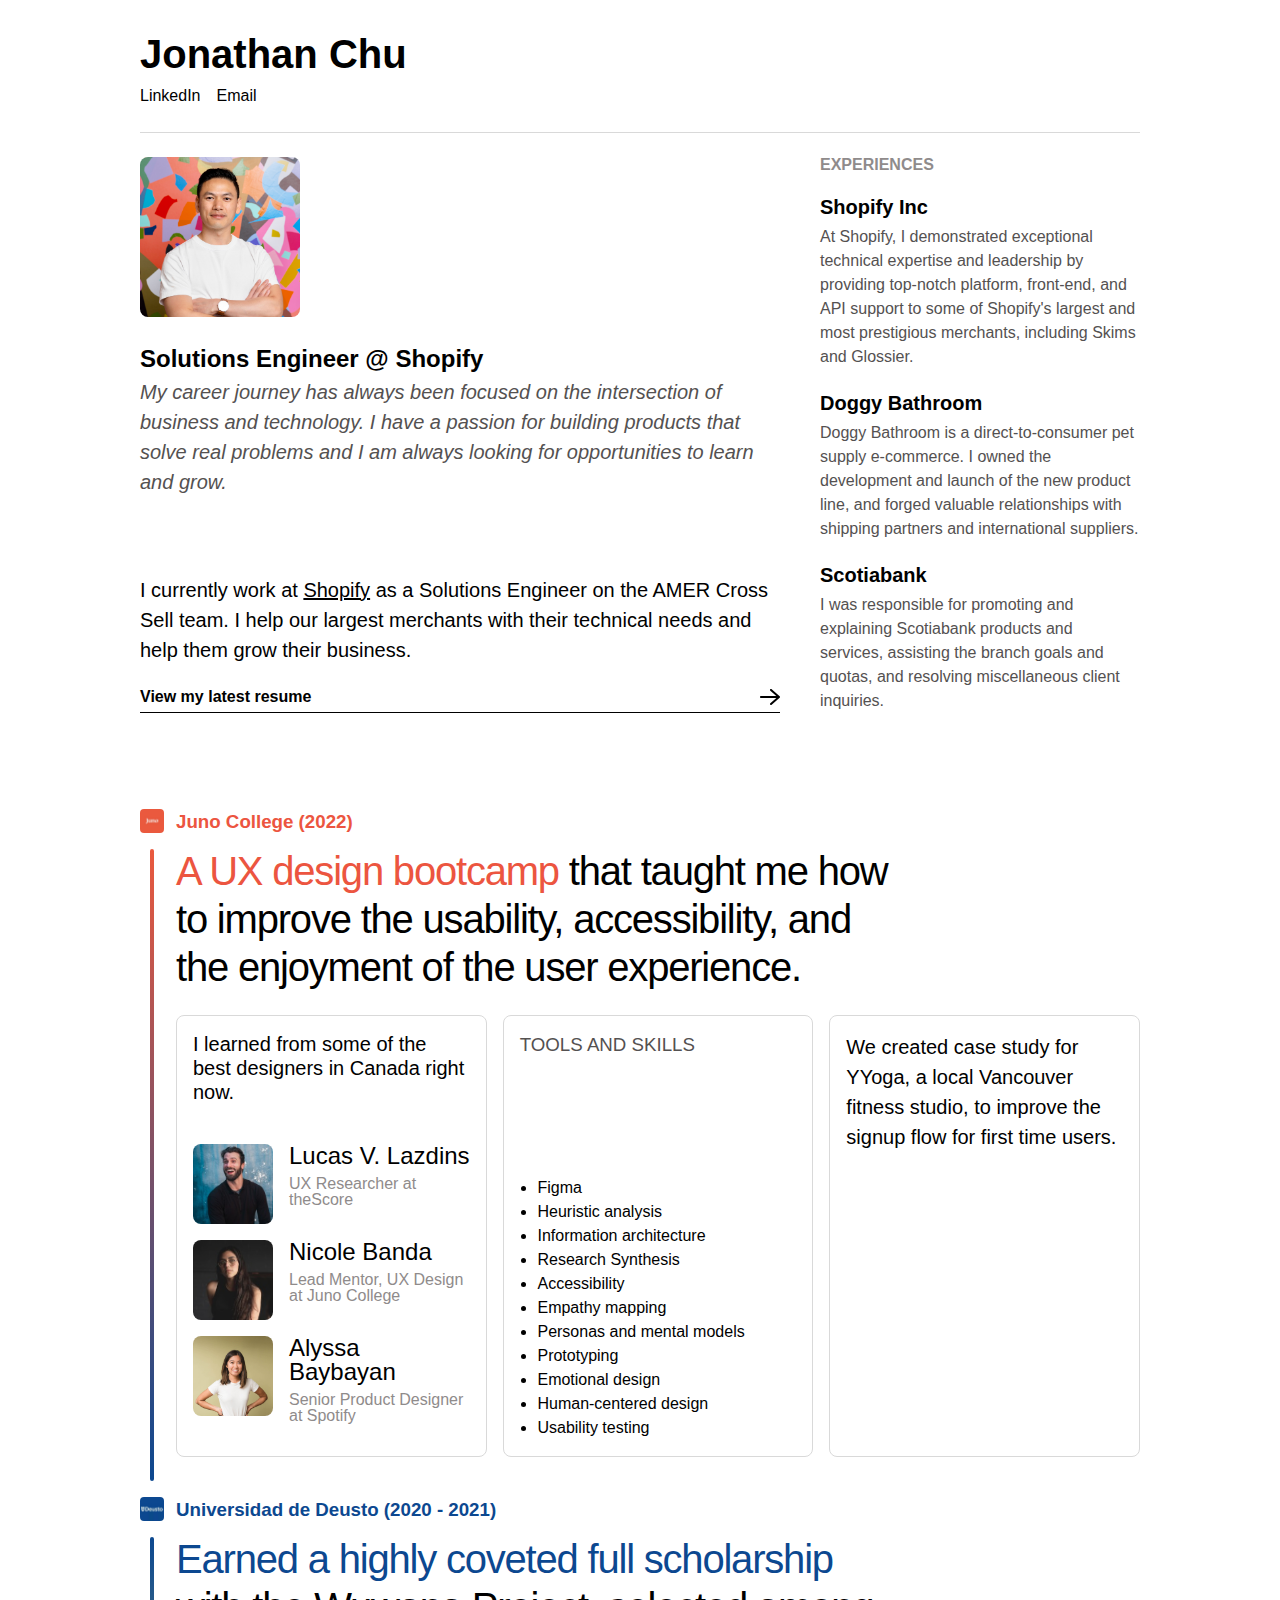
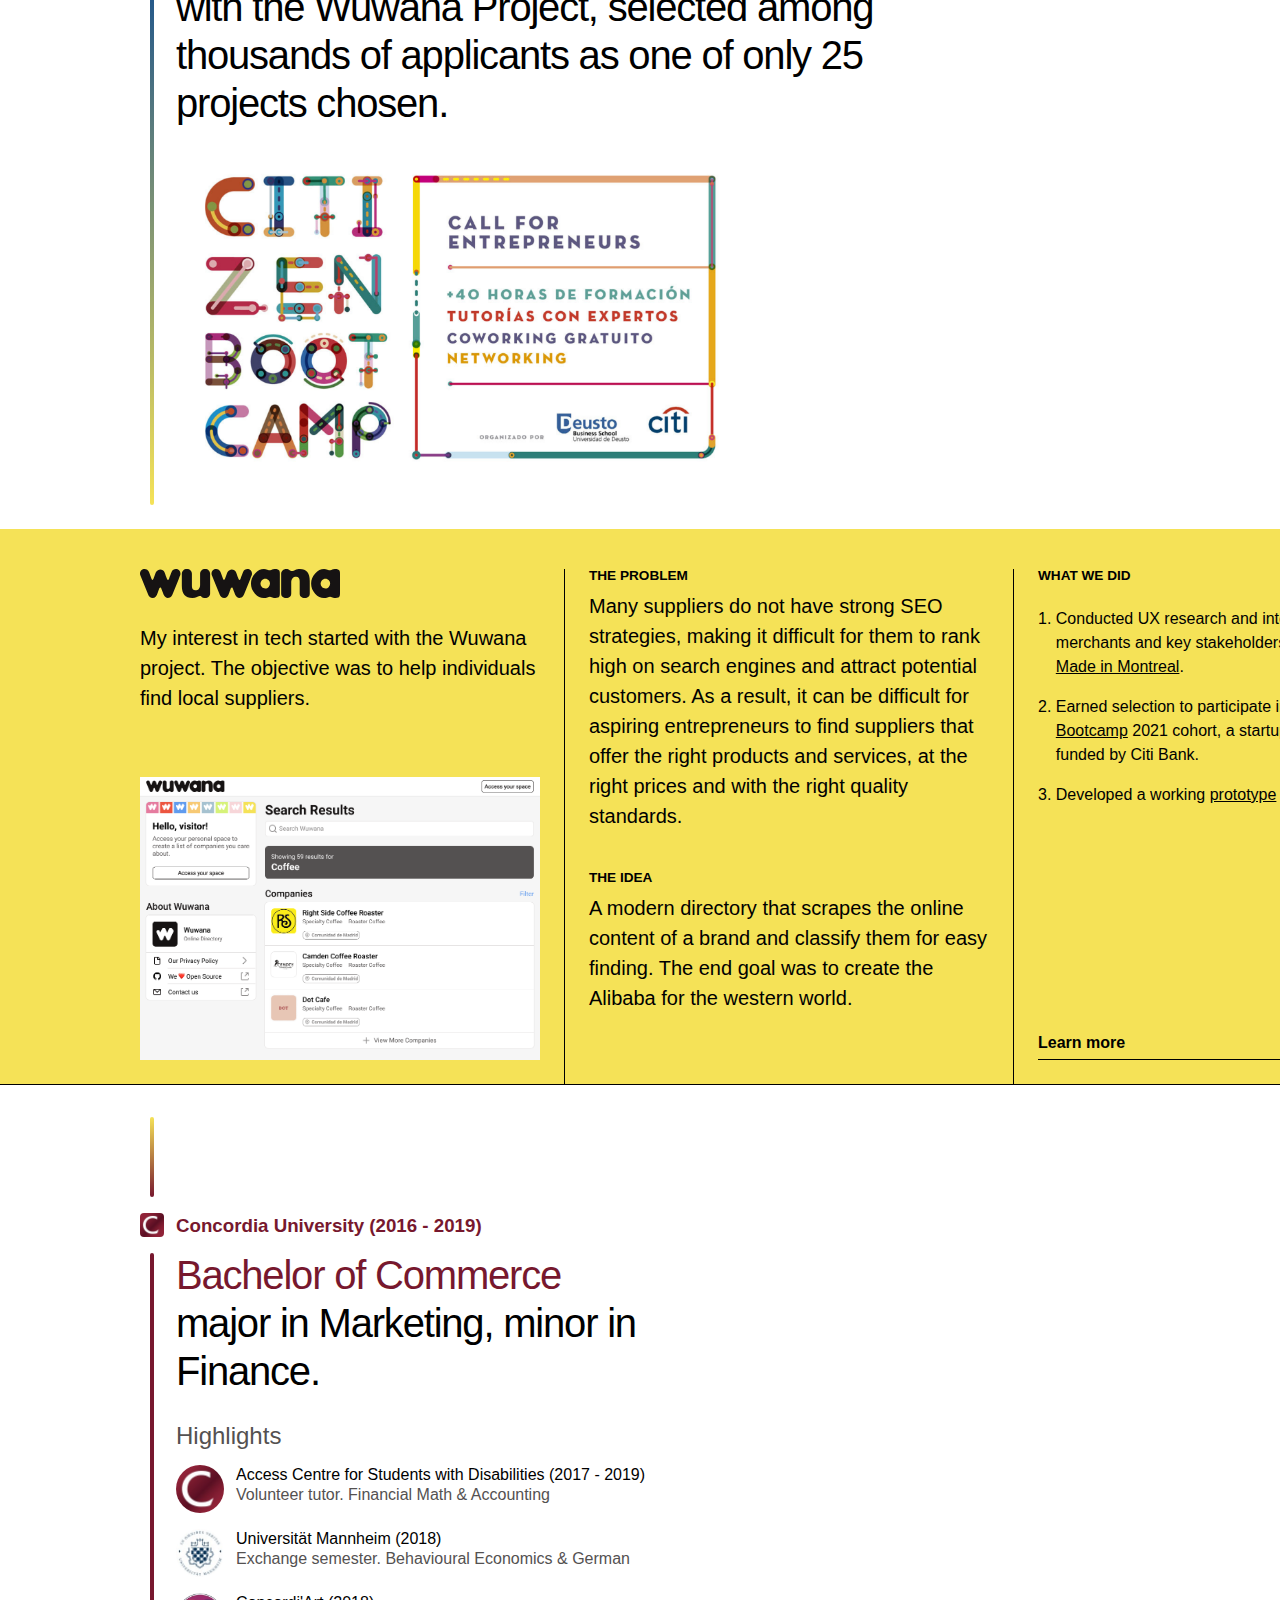
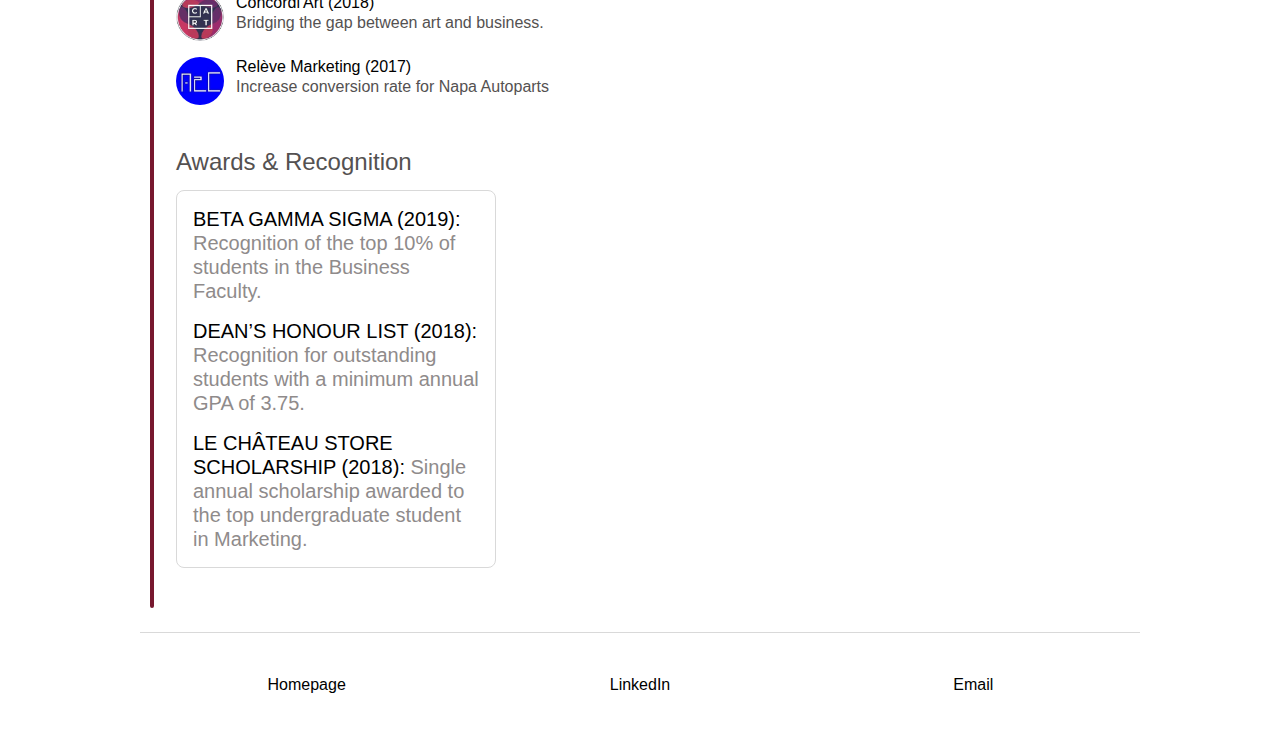
<file: index.html>
<!DOCTYPE html>
<html lang="en">
  <head>
    <title>levogirar</title>
    <!-- Meta tags -->
    <meta charset="utf-8">
    <meta name="viewport" content="width=device-width,initial-scale=1">
    <meta name="title" content="levogirar">
    <meta name="description" content="Jonathan's personal website">
    <!-- Open Graph -->
    <meta property="og:site_name" content="levogirar" />
    <meta property="og:title" content="levogirar.com" />
    <meta property="og:description" content="Jonathan's personal website" />
    <meta property="og:type" content="website" />
    <meta property="og:url" content="https://levogirar.com" />
    <meta property="og:image" content="/assets/webste-cover.png" />
    <meta property="og:image:type" content="image/jpg" />
    <!-- End of Open Graph -->
    <!-- Twitter Card -->
    <meta name="twitter:card" content="summary_large_image" /> <meta name="twitter:site" content="@levogirar" />
    <meta name="twitter:title" content="Levogirar" />
    <meta name="twitter:description" content="Jonathan's personal website" />
    <meta name="twitter:image" content="https://levogirar.github.io/assets/website-cover.png" />
    <!-- <meta name="twitter:image:alt" content="A picture of Jonathan Chu in Faro Cabo Peñas" /> -->
    <!-- End of Twitter Card -->
    <!-- Favicon -->
    <link
      rel="icon"
      type="image/png"
      href="/assets/favicon/16.png"
      sizes="16x16"> <link
      rel="icon"
      type="image/png"
      href="/assets/favicon/32.png"
      sizes="32x32">
    <link
      rel="icon"
      type="image/png"
      href="/assets/favicon/48.png"
      sizes="48x48">
    <link
      rel="icon"
      type="image/png"
      href="/assets/favicon/64.png"
      sizes="64x64">
    <link
      rel="icon"
      type="image/png"
      href="/assets/favicon/96.png"
      sizes="96x96">
    <link
      rel="icon"
      type="image/png"
      href="/assets/favicon/160.png"
      sizes="160x160">
    <link
      rel="icon"
      type="image/png"
      href="/assets/favicon/196.png"
      sizes="196x196">
    <link
      rel="apple-touch-icon"
      href="/assets/favicon/57.png"
      sizes="57x57">
    <link
      rel="apple-touch-icon"
      href="/assets/favicon/60.png"
      sizes="60x60">
    <link
      rel="apple-touch-icon"
      href="/assets/favicon/72.png"
      sizes="72x72">
    <link
      rel="apple-touch-icon"
      href="/assets/favicon/76.png"
      sizes="76x76">
    <link
      rel="apple-touch-icon"
      href="/assets/favicon/114.png"
      sizes="114x114">
    <link
      rel="apple-touch-icon"
      href="/assets/favicon/120.png"
      sizes="120x120">
    <link
      rel="apple-touch-icon"
      href="/assets/favicon/144.png"
      sizes="144x144">
    <link
      rel="apple-touch-icon"
      href="/assets/favicon/152.png"
      sizes="152x152">
    <link
      rel="apple-touch-icon"
      href="/assets/favicon/180.png"
      sizes="180x180">
    <link
      rel="stylesheet"
      type="text/css"
      href="/style.css">
    <script src="/scripts.js"></script>
  </head>
  <body>
    <header>
      <div class="wrapper">
        <a class="header-title" href="/">Jonathan Chu</a>
        <ul>
          <li><a href="https://www.linkedin.com/in/jonathanchulo" target="_blank" rel="noopener">LinkedIn</a></li>
          <li><a href="mailto:jonathan.chulo@icloud.com">Email</a></li>
        </ul>
      </div>
    </header>
    <div class="grid-container">
      <section class="welcome">
        <div>
          <img src="/assets/profile.jpg" alt="a picture of Jonathan Chu Lo">
          <h2>Solutions Engineer @ Shopify</h2>
          <p class="welcome__subtitle">
            My career journey has always been focused on the intersection of business and technology. I have a passion for building products that solve real problems and I am always looking for opportunities to learn and grow.
          </p>
        </div>
        <div>
          <p>
            I currently work at
            <a
              href="https://www.shopify.com"
              target="_blank"
              rel="noopener">Shopify</a>
            as a Solutions Engineer on the AMER Cross Sell team. I help our largest merchants with their technical needs and help them grow their business.
          </p>
          <a
            href="/assets/chu-jonathan-resume.pdf"
            target="_blank"
            class="action-button">
            <span>View my latest resume</span>
            <svg
              width="20"
              height="17"
              viewBox="0 0 20 17"
              fill="none"
              xmlns="http://www.w3.org/2000/svg">
              <path d="M0.999989 10L16.339 10L10.342 15.246C10.1439 15.421 10.0231 15.6673 10.006 15.931C9.98892 16.1948 10.077 16.4546 10.2509 16.6536C10.4248 16.8526 10.6705 16.9747 10.9341 16.9932C11.1978 17.0116 11.4581 16.9249 11.658 16.752L19.658 9.75202C19.666 9.74502 19.669 9.73402 19.677 9.72702C19.7479 9.65657 19.8076 9.57563 19.854 9.48702C19.872 9.45702 19.899 9.43302 19.913 9.40002C19.9699 9.27399 19.9993 9.13729 19.9993 8.99902C19.9993 8.86075 19.9699 8.72406 19.913 8.59802C19.899 8.56502 19.872 8.54102 19.854 8.51002C19.804 8.42302 19.75 8.34002 19.677 8.27102C19.669 8.26402 19.666 8.25302 19.658 8.24602L11.658 1.24602C11.5593 1.15912 11.4445 1.09261 11.32 1.05032C11.1955 1.00803 11.0639 0.990805 10.9327 0.999636C10.8015 1.00847 10.6734 1.04318 10.5557 1.10177C10.438 1.16037 10.3331 1.24168 10.247 1.34102C10.0725 1.54073 9.98445 1.80159 10.0023 2.0662C10.0201 2.33081 10.1423 2.57751 10.342 2.75202L16.339 8.00002L0.999989 8.00002C0.734772 8.00002 0.480417 8.10538 0.292881 8.29292C0.105345 8.48045 -1.14441e-05 8.73481 -1.14441e-05 9.00002C-1.14441e-05 9.26524 0.105345 9.51959 0.292881 9.70713C0.480417 9.89467 0.734772 10 0.999989 10Z" fill="black" />
            </svg>
          </a>
        </div>
      </section>
      <section class="previous-jobs">
        <h2>Experiences</h2>
        <div>
          <h3>Shopify Inc</h3>
          <p>
            At Shopify, I demonstrated exceptional technical expertise and leadership by providing top-notch platform, front-end, and API support to some of Shopify's largest and most prestigious merchants, including Skims and Glossier.
          </p>
        </div>
        <div>
          <h3>Doggy Bathroom</h3>
            <p>
                Doggy Bathroom is a direct-to-consumer pet supply e-commerce. I owned the development and launch of the new product line, and forged valuable relationships with shipping partners and international suppliers.
            </p>
        </div>
        <div>
          <h3>Scotiabank</h3>
            <p>
              I was responsible for promoting and explaining Scotiabank products and services, assisting the branch goals and quotas, and resolving miscellaneous client inquiries.
            </p>
        </div>
      </section>
    </div>
    <section class="education">
      <div class="wrapper">
        <div class="education-content">
          <div class="education-line">
            <img src="/assets/education/juno-college.jpeg">
            <div class="education-line line" style="background: linear-gradient(#EA593E, #0C4890)" ></div>
          </div>
          <div class="education-text">
            <h3 class="red">Juno College (2022)</h3>
            <h2>
              <em class="red">A UX design bootcamp</em> that taught me how to improve the usability, accessibility, and the enjoyment of the user experience.
            </h2>
            <div class="education-cards">
              <div class="education-card education-instructors">
                <div>
                  <p class="education-instructors-text">
                    I learned from some of the best designers in Canada right now. 
                  </p>
                </div>
                <a
                  href="https://www.linkedin.com/in/lucaslazdins/"
                  target="_blank"
                  class="education-instructor">
                  <img src="/assets/education/lucas-lazdins.jpeg">
                  <div>
                    <h4>Lucas V. Lazdins</h4>
                    <p>UX Researcher at theScore</p>
                  </div>
                </a>
                <a 
                  href="https://www.linkedin.com/in/nicolebanda/" 
                  target="_blank"
                  class="education-instructor">
                  <img src="/assets/education/nicole-banda.jpeg">
                  <div>
                    <h4>Nicole Banda</h4>
                    <p>Lead Mentor, UX Design at Juno College</p>
                  </div>
                </a>
                <a
                  href="https://www.linkedin.com/in/alyssabaybayan/
                  target="_blank"
                  class="education-instructor">
                  <img src="/assets/education/alyssa-baybayan.jpeg">
                  <div>
                    <h4>Alyssa Baybayan</h4>
                    <p>Senior Product Designer at Spotify</p>
                  </div>
                </a>
              </div>
              <div class="education-card">
                <h3>Tools and Skills</h3>
                <ul>
                  <li>Figma</li>
                  <li>Heuristic analysis</li>
                  <li>Information architecture</li>
                  <li>Research Synthesis</li>
                  <li>Accessibility</li>
                  <li>Empathy mapping</li>
                  <li>Personas and mental models</li>
                  <li>Prototyping</li>
                  <li>Emotional design</li>
                  <li>Human-centered design</li>
                  <li>Usability testing</li>
                </ul>
              </div>
              <div class="education-card"">
                <p>
                  We created case study for YYoga, a local Vancouver fitness studio, to improve the signup flow for first time users.
                </p>
                <!-- <a
                  href="/"
                  target="_blank"
                  class="action-button">
                    <span>Read the YYoga project</span>
                    <svg
                    width="20"
                    height="17"
                    viewBox="0 0 20 17"
                    fill="none"
                    xmlns="http://www.w3.org/2000/svg">
                    <path d="M0.999989 10L16.339 10L10.342 15.246C10.1439 15.421 10.0231 15.6673 10.006 15.931C9.98892 16.1948 10.077 16.4546 10.2509 16.6536C10.4248 16.8526 10.6705 16.9747 10.9341 16.9932C11.1978 17.0116 11.4581 16.9249 11.658 16.752L19.658 9.75202C19.666 9.74502 19.669 9.73402 19.677 9.72702C19.7479 9.65657 19.8076 9.57563 19.854 9.48702C19.872 9.45702 19.899 9.43302 19.913 9.40002C19.9699 9.27399 19.9993 9.13729 19.9993 8.99902C19.9993 8.86075 19.9699 8.72406 19.913 8.59802C19.899 8.56502 19.872 8.54102 19.854 8.51002C19.804 8.42302 19.75 8.34002 19.677 8.27102C19.669 8.26402 19.666 8.25302 19.658 8.24602L11.658 1.24602C11.5593 1.15912 11.4445 1.09261 11.32 1.05032C11.1955 1.00803 11.0639 0.990805 10.9327 0.999636C10.8015 1.00847 10.6734 1.04318 10.5557 1.10177C10.438 1.16037 10.3331 1.24168 10.247 1.34102C10.0725 1.54073 9.98445 1.80159 10.0023 2.0662C10.0201 2.33081 10.1423 2.57751 10.342 2.75202L16.339 8.00002L0.999989 8.00002C0.734772 8.00002 0.480417 8.10538 0.292881 8.29292C0.105345 8.48045 -1.14441e-05 8.73481 -1.14441e-05 9.00002C-1.14441e-05 9.26524 0.105345 9.51959 0.292881 9.70713C0.480417 9.89467 0.734772 10 0.999989 10Z" fill="black" />
                  </svg>
                </a> -->
              </div>
            </div>
            
          </div>
        </div>
        <div class="education-content">
          <div class="education-line">
            <img src="/assets/education/deusto.jpeg">
            <div class="education-line line" style="background: linear-gradient(#0C4890, var(--yellow))" ></div>
          </div>
          <div class="education-text">
            <h3 style="color: #0C4890;">Universidad de Deusto (2020 - 2021)</h3>
            <h2>
              <em style="color: #0C4890;">Earned a highly coveted full scholarship</em> with the Wuwana Project, selected among thousands of applicants as one of only 25 projects chosen.
            </h2>
            <img src="/assets/education/citizen-bootcamp.png">
            <br>
          </div>
        </div>
      </div>
    </section>
    <section class="wuwana">
      <div class="wrapper">
          <div class="wuwana-section">
            <svg width="200" height="30" viewBox="0 0 200 30" fill="none" xmlns="http://www.w3.org/2000/svg">
              <path d="M134.652 0.0541971C136.061 0.0541971 137.09 0.162592 137.795 0.379384C138.499 0.596175 138.987 0.975562 139.258 1.51754C139.529 2.05952 139.691 2.5473 139.745 2.98088C139.8 3.41447 139.854 4.06484 139.854 4.87781V24.2265C139.854 25.0936 139.8 25.6898 139.745 26.1234C139.691 26.557 139.529 27.0448 139.258 27.5867C138.77 28.5623 137.524 29.0501 135.519 29.0501C133.568 29.0501 130.75 27.6409 129.938 27.6409C128.258 27.6409 126.795 29.0501 123.706 29.0501C120.564 29.0501 117.638 27.5867 114.982 24.66C112.273 21.7334 110.973 18.3731 110.973 14.525C110.973 10.677 112.327 7.31672 115.037 4.39003C117.746 1.51754 120.672 0 123.923 0C125.169 0 126.307 0.270989 127.283 0.704572C128.312 1.13816 129.396 1.19235 129.992 1.19235C132.105 1.24655 131.997 0.0541971 134.652 0.0541971ZM120.455 14.6334C120.455 15.8258 120.943 16.9639 121.864 17.9395C122.785 18.9151 123.923 19.4028 125.278 19.4028C126.632 19.4028 127.716 18.9151 128.637 17.8853C129.504 16.9097 129.992 15.7716 129.992 14.5792C129.992 13.3869 129.558 12.2487 128.691 11.219C127.824 10.1892 126.687 9.64722 125.278 9.64722C123.869 9.64722 122.677 10.1892 121.81 11.219C120.889 12.3029 120.455 13.4411 120.455 14.6334Z" fill="#161313"/>
              <path d="M194.798 0.0541971C196.207 0.0541971 197.236 0.162592 197.941 0.379384C198.645 0.596175 199.133 0.975562 199.404 1.51754C199.675 2.05952 199.837 2.5473 199.892 2.98088C199.946 3.41447 200 4.06484 200 4.87781V24.2265C200 25.0936 199.946 25.6898 199.892 26.1234C199.837 26.557 199.675 27.0448 199.404 27.5867C198.916 28.5623 197.67 29.0501 195.665 29.0501C193.714 29.0501 190.897 27.6409 190.084 27.6409C188.404 27.6409 186.941 29.0501 183.853 29.0501C180.71 29.0501 177.784 27.5867 175.129 24.66C172.419 21.7334 171.119 18.3731 171.119 14.525C171.119 10.677 172.474 7.31672 175.183 4.39003C177.892 1.51754 180.818 0 184.069 0C185.316 0 186.453 0.270989 187.429 0.704572C188.458 1.13816 189.542 1.19235 190.138 1.19235C192.197 1.24655 192.143 0.0541971 194.798 0.0541971ZM180.601 14.6334C180.601 15.8258 181.089 16.9639 182.01 17.9395C182.931 18.9151 184.069 19.4028 185.424 19.4028C186.779 19.4028 187.862 18.9151 188.783 17.8853C189.65 16.9097 190.138 15.7716 190.138 14.5792C190.138 13.3869 189.705 12.2487 188.838 11.219C187.971 10.1892 186.833 9.64722 185.424 9.64722C184.015 9.64722 182.823 10.1892 181.956 11.219C181.035 12.3029 180.601 13.4411 180.601 14.6334Z" fill="#161313"/>
              <path d="M167.326 3.03508C168.952 5.04041 169.764 8.07549 169.764 12.1403V24.4433C169.764 25.9066 169.331 27.0448 168.41 27.8577C167.489 28.6707 166.296 29.1043 164.725 29.1043C163.154 29.1043 161.962 28.6707 161.04 27.8577C160.119 27.0448 159.686 25.9066 159.686 24.4433V12.5739C159.686 10.8938 159.415 9.70143 158.819 8.94266C158.223 8.18389 157.356 7.8045 156.164 7.8045C154.646 7.8045 153.454 8.29228 152.587 9.26784C151.72 10.2434 151.233 11.5442 151.233 13.1701V24.4433C151.233 25.9066 150.799 27.0448 149.878 27.8577C148.957 28.6707 147.765 29.1043 146.193 29.1043C144.622 29.1043 143.43 28.6707 142.509 27.8577C141.588 27.0448 141.154 25.9066 141.154 24.4433V4.71522C141.154 3.36027 141.642 2.27631 142.563 1.46334C143.484 0.596177 144.73 0.0541992 146.248 0.0541992C147.656 0.0541992 148.849 0.541981 149.661 1.35495C150.528 2.16792 151.558 2.00532 151.829 2.00532C152.1 2.00532 153.183 1.84273 154.755 1.19235C156.868 0.325188 158.006 0.0541992 159.902 0.0541992C163.208 0.0541992 165.7 1.02976 167.326 3.03508Z" fill="#161313"/>
              <path d="M68.7618 1.40915C69.683 2.22212 70.1165 3.36027 70.1165 4.82361V24.4433C70.1165 25.744 69.6288 26.828 68.7077 27.6951C67.7865 28.5623 66.5402 29.1043 65.023 29.1043C63.6684 29.1043 62.5305 28.6165 61.6635 27.9119C60.7965 27.1532 60.4714 27.099 59.9837 27.099C59.4961 27.099 58.3582 27.3157 57.0035 28.0203C55.6489 28.7249 54.1317 29.1043 52.3977 29.1043C48.8215 29.1043 46.1663 28.1287 44.4324 26.1234C42.6984 24.1181 41.8315 21.1372 41.8315 17.0723V4.82361C41.8315 3.41447 42.265 2.27631 43.1861 1.40915C44.1073 0.596178 45.2994 0.0541992 46.8708 0.0541992C48.4421 0.0541992 49.6342 0.596178 50.5554 1.40915C51.4766 2.22212 51.9101 3.36027 51.9101 4.82361V17.2891C51.9101 19.999 53.1021 21.354 55.4321 21.354C56.7868 21.354 57.9247 20.8662 58.7916 19.8906C59.6586 18.9151 60.0921 17.6143 60.0921 16.0426V4.82361C60.0921 3.41447 60.5256 2.27631 61.4468 1.40915C62.3679 0.596178 63.56 0.0541992 65.1314 0.0541992C66.6486 0.0541992 67.8407 0.596178 68.7618 1.40915Z" fill="#161313"/>
              <path d="M40.0975 6.44955C40.3143 5.90757 40.4768 5.31139 40.4768 4.66102C40.4768 2.11372 38.4178 0.0541971 35.871 0.0541971C34.0287 0.0541971 32.4031 1.13816 31.6987 2.7099C31.6987 2.7099 31.6987 2.76409 31.6445 2.76409C31.5904 2.87249 31.5362 2.98088 31.5362 3.03508C30.9943 4.39003 29.4229 8.72586 29.3145 8.94265C29.0978 9.59303 28.7185 11.0022 27.9599 11.0022C27.418 11.0022 27.2555 10.7854 26.6594 9.10525C26.1718 7.6961 25.6299 6.17856 24.8171 3.90225L24.3836 2.98088C24.1127 2.38471 23.5708 1.84273 22.8122 1.24655C22.0536 0.650374 21.1325 0.379384 20.0488 0.379384C18.965 0.379384 17.9355 0.921364 16.8518 1.95112C16.2558 2.4931 15.8765 3.14348 15.6597 3.84805L13.7632 9.10525C13.7632 9.10525 13.113 11.0022 12.5169 11.0022C11.8667 11.0022 11.5958 10.135 11.2165 9.10525C9.9702 5.69078 9.37416 3.95645 8.88648 2.87249C8.18207 1.19235 6.55649 0 4.6058 0C2.05906 0 0 2.05952 0 4.60682C0 5.203 0.108375 5.79918 0.325118 6.28696L8.34463 26.1234C8.61556 26.7738 9.10323 27.4241 9.86183 28.0203C10.6204 28.6707 11.5416 28.9417 12.6795 28.9417C13.8174 28.9417 14.7927 28.5081 15.6597 27.6409C15.9848 27.3157 16.2558 26.9364 16.5267 26.5028C16.7976 26.0692 16.906 25.7982 16.9602 25.6356C17.0144 25.473 17.1227 25.1478 17.3395 24.66C17.5562 24.1723 17.9897 22.9799 18.6941 20.9746C18.8567 20.4326 19.0734 19.9448 19.236 19.5112C19.2902 19.3487 19.6695 18.4815 20.3197 18.4815C20.8616 18.4815 21.1867 19.1319 21.295 19.4028C22.5413 22.6547 23.2457 24.5517 23.4625 25.1478L23.8418 26.0692C24.1669 26.7196 24.6546 27.3699 25.4132 27.9661C26.1718 28.6165 26.9846 28.8875 27.7973 28.8875C28.6101 28.8875 29.3145 28.7791 29.8564 28.5081C31.1027 27.8577 31.9697 26.7196 32.5657 25.1478L38.472 10.7312C38.7429 9.91821 39.5557 7.8045 40.0975 6.44955Z" fill="#161313"/>
              <path d="M111.623 6.44955C111.84 5.90757 112.002 5.31139 112.002 4.66102C112.002 2.11372 109.943 0.0541971 107.396 0.0541971C105.554 0.0541971 103.929 1.13816 103.224 2.7099C103.224 2.7099 103.224 2.76409 103.17 2.76409C103.116 2.87249 103.062 2.98088 103.062 3.03508C102.52 4.39003 100.948 8.72586 100.84 8.94265C100.623 9.59303 100.244 11.0022 99.4853 11.0022C98.9434 11.0022 98.7809 10.7854 98.1848 9.10525C97.6972 7.6961 97.1553 6.17856 96.3425 3.90225L95.909 2.98088C95.6381 2.38471 95.0962 1.84273 94.3376 1.24655C93.579 0.650374 92.6579 0.379384 91.5742 0.379384C90.4904 0.379384 89.4609 0.921364 88.3772 1.95112C87.7812 2.4931 87.4018 3.14348 87.1851 3.84805L85.2886 9.10525C85.2886 9.10525 84.6384 11.0022 84.0423 11.0022C83.3921 11.0022 83.1212 10.135 82.7419 9.10525C81.4956 5.69078 80.8995 3.95645 80.4119 2.87249C79.7075 1.19235 78.0819 0 76.1312 0C73.5845 0 71.5254 2.05952 71.5254 4.60682C71.5254 5.203 71.6338 5.79918 71.8505 6.28696L79.87 26.1234C80.1409 26.7738 80.6286 27.4241 81.3872 28.0203C82.1458 28.6707 83.067 28.9417 84.2049 28.9417C85.3428 28.9417 86.3181 28.5081 87.1851 27.6409C87.5102 27.3157 87.7812 26.9364 88.0521 26.5028C88.323 26.0692 88.4314 25.7982 88.4856 25.6356C88.5398 25.473 88.6481 25.1478 88.8649 24.66C89.0816 24.1723 89.5151 22.9799 90.2195 20.9746C90.3821 20.4326 90.5988 19.9448 90.7614 19.5112C90.8156 19.3487 91.1949 18.4815 91.8451 18.4815C92.387 18.4815 92.7121 19.1319 92.8204 19.4028C94.0667 22.6547 94.7711 24.5517 94.9879 25.1478L95.3672 26.0692C95.6923 26.7196 96.18 27.3699 96.9386 27.9661C97.6972 28.6165 98.51 28.8875 99.3228 28.8875C100.136 28.8875 100.84 28.7791 101.382 28.5081C102.628 27.8577 103.495 26.7196 104.091 25.1478L109.997 10.7312C110.268 9.91821 111.027 7.8045 111.623 6.44955Z" fill="#161313"/>
            </svg>
            <br>
            <p>
              My interest in tech started with the Wuwana project. The objective was to help individuals find local suppliers.
            </p>
            <br><br>
            <img src="/assets/wuwana/wuwana-homepage.png" alt="a screenshot of wuwana-homepage">
          </div>
          <div class="vr"></div> <!-- This a vertical line -->
          <div class="wuwana-section">
            <h3>The problem</h3>
            <p>
                Many suppliers do not have strong SEO strategies, making it difficult for them to rank high on search engines and attract potential customers. As a result, it can be difficult for aspiring entrepreneurs to find suppliers that offer the right products and services, at the right prices and with the right quality standards.
            </p>
            <br>
            <h3>The idea</h3>
            <p>
                A modern directory that scrapes the online content of a brand and classify them for easy finding. The end goal was to create the Alibaba for the western world. 
            </p>
          </div>
          <div class="vr"></div>
          <div class="wuwana-section">
            <h3>What we did</h3>
            <ol>
              <li>Conducted UX research and interviews with small merchants and key stakeholders from <a href="https://pmemtl.com">PME MTL</a> and <a href="https://www.linkedin.com/in/steve-charters/">Made in Montreal</a>.</li>
              <li>Earned selection to participate in the <a href="https://www.deusto.es/en/home/study/courses/executive-education/citizen-bootcamp">Citizen Bootcamp</a> 2021 cohort, a startup accelerator program funded by Citi Bank.</li>
              <li>Developed a working <a href="https://github.com/wuwanahq/wuwana2">prototype</a> as a proof of concept.</li>
            </ol>
            <a href="https://github.com/wuwanahq/wuwana2" class="action-button" style="margin-top: auto;">
              <span>Learn more</span>
              <svg width="20" height="17" viewBox="0 0 20 17" fill="none" xmlns="http://www.w3.org/2000/svg">
                  <path d="M0.999989 10L16.339 10L10.342 15.246C10.1439 15.421 10.0231 15.6673 10.006 15.931C9.98892 16.1948 10.077 16.4546 10.2509 16.6536C10.4248 16.8526 10.6705 16.9747 10.9341 16.9932C11.1978 17.0116 11.4581 16.9249 11.658 16.752L19.658 9.75202C19.666 9.74502 19.669 9.73402 19.677 9.72702C19.7479 9.65657 19.8076 9.57563 19.854 9.48702C19.872 9.45702 19.899 9.43302 19.913 9.40002C19.9699 9.27399 19.9993 9.13729 19.9993 8.99902C19.9993 8.86075 19.9699 8.72406 19.913 8.59802C19.899 8.56502 19.872 8.54102 19.854 8.51002C19.804 8.42302 19.75 8.34002 19.677 8.27102C19.669 8.26402 19.666 8.25302 19.658 8.24602L11.658 1.24602C11.5593 1.15912 11.4445 1.09261 11.32 1.05032C11.1955 1.00803 11.0639 0.990805 10.9327 0.999636C10.8015 1.00847 10.6734 1.04318 10.5557 1.10177C10.438 1.16037 10.3331 1.24168 10.247 1.34102C10.0725 1.54073 9.98445 1.80159 10.0023 2.0662C10.0201 2.33081 10.1423 2.57751 10.342 2.75202L16.339 8.00002L0.999989 8.00002C0.734772 8.00002 0.480417 8.10538 0.292881 8.29292C0.105345 8.48045 -1.14441e-05 8.73481 -1.14441e-05 9.00002C-1.14441e-05 9.26524 0.105345 9.51959 0.292881 9.70713C0.480417 9.89467 0.734772 10 0.999989 10Z" fill="black"/>
              </svg>
          </a>
          </div>
      </div>
    </section>
    <section class="education">
      <div class="wrapper">
        <div class="education-content">
          <div class="education-line">
            <img style="min-width: 24px;">
            <div class="education-line line" style="background: linear-gradient(var(--yellow), #77182E); height: 80px;" ></div>
          </div>
          <div class="education-text"></div>
        </div>
        <div class="education-content">
          <div class="education-line">
            <img src="/assets/education/concordia.jpeg">
            <div class="education-line line" style="background: linear-gradient(#77182E, #77182E)" ></div>
          </div>
          <div class="education-text">
            <h3 style="color: #77182E;">Concordia University (2016 - 2019)</h3>
            <h2>
              <em style="color: #77182E;">Bachelor of Commerce</em><br> major in Marketing, minor in Finance.
            </h2>
            <div class="education-highlights">
              <h3>Highlights</h3>
              <a 
                href="https://www.concordia.ca/students/accessibility.html" 
                target="_blank" rel="noopener"
                class="education-capsule">
                <img src="/assets/education/concordia.jpeg">
                <div>
                  <p>Access Centre for Students with Disabilities (2017 - 2019)</p>
                  <p><span>Volunteer tutor. Financial Math & Accounting</span></p>
                </div>
              </a>
              <a 
                href="https://www.uni-mannheim.de" 
                target="_blank" rel="noopener"
                class="education-capsule">
                <img src="/assets/education/mannheim.jpeg">
                <div>
                  <p>Universität Mannheim (2018)</p>
                  <p><span>Exchange semester. Behavioural Economics & German</span></p>
                </div>
              </a>
              <a 
                href="https://www.instagram.com/concordiart/" 
                target="_blank" rel="noopener"
                class="education-capsule">
                <img src="/assets/education/concordiart.jpg">
                <div>
                  <p>Concordi'Art (2018)</p>
                  <p><span>Bridging the gap between art and business.</span></p>
                </div>
              </a>
              <a 
                href="https://a2c.quebec/releve/concours-releve" 
                target="_blank" rel="noopener"
                class="education-capsule">
                <img src="/assets/education/a2c.jpg">
                <div>
                  <p>Relève Marketing (2017)</p>
                  <p><span>Increase conversion rate for Napa Autoparts</span></p>
                </div>
              </a>
              <br>
              <h3>Awards & Recognition</h3>
              <div class="education-card education-awards">
                <p><em>Beta Gamma Sigma (2019):</em> Recognition of the top 10% of students in the Business Faculty.</p>
                <p><em>Dean’s Honour List (2018):</em> Recognition for outstanding students with a minimum annual GPA of 3.75.</p>
                <p><em>Le Château Store Scholarship (2018):</em> Single annual scholarship awarded to the top undergraduate student in Marketing.</p>
              </div>
            </div>
          </div>
        </div>
      </div>
    </section>
    <footer>
      <div class="wrapper">
        <ul>
          <li><a href="/">Homepage</a></li>
          <li><a href="https://www.linkedin.com/in/jonathanchulo" target="_blank" rel="noopener">LinkedIn</a></li>
          <li><a href="mailto:jonathan.chulo@icloud.com">Email</a></li>
        </ul>
      </div>
    </footer>
  </body>
</html>
</file>
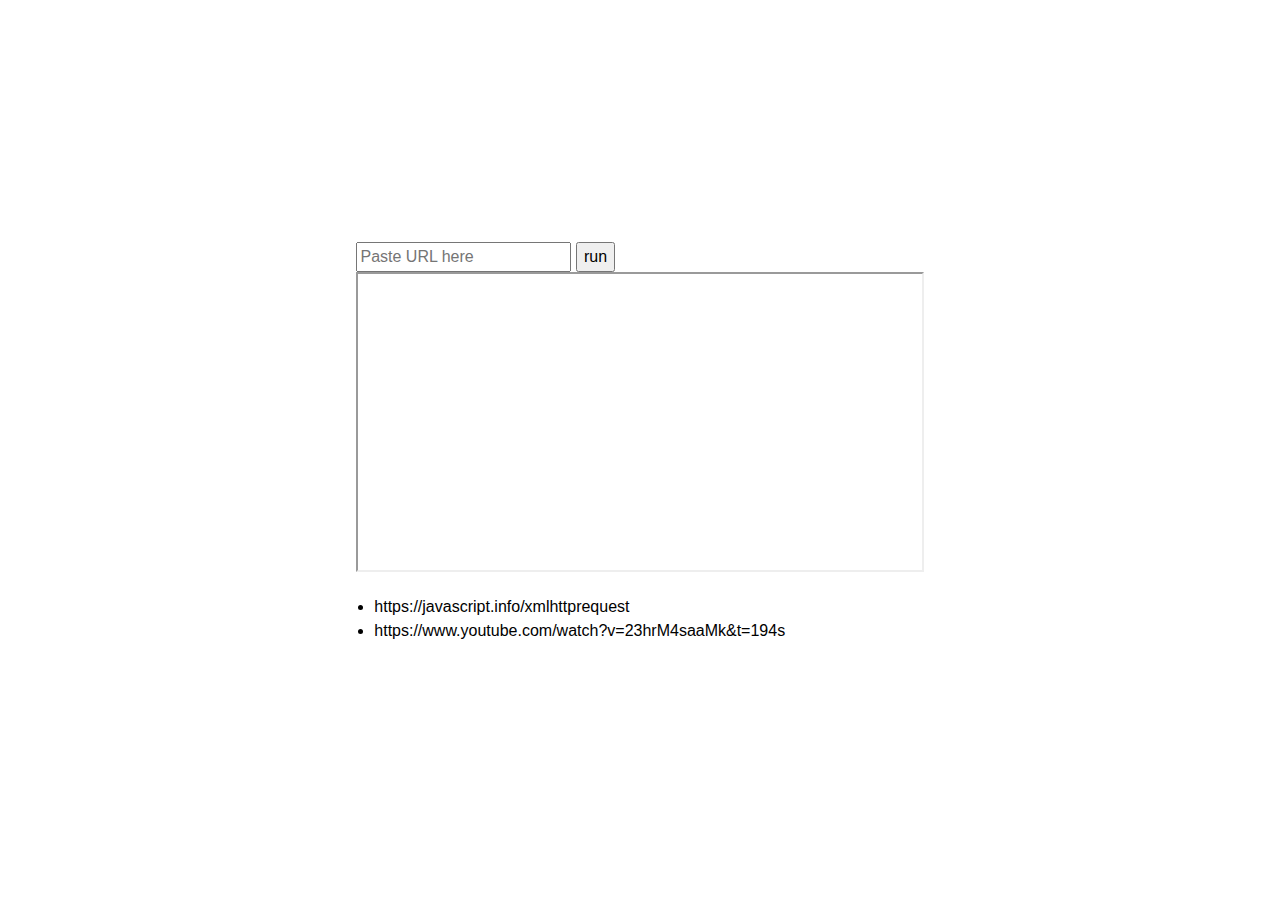
<file: project/web-scraper.html>
<!DOCTYPE html>
<head>
	<meta charset="utf-8">
	<meta name="viewport" content="width=device-width,initial-scale=1">
	<meta name="title" content="Levogirar">
	<meta name="description" content="A personal website">
	<link rel="stylesheet" type="text/css" href="/style.css">
	<script>
		// Scraping IMBD
		// From https://www.youtube.com/watch?v=0NC9_R9TON4

		// function scrapeIMDB() {
		// 	var movieDetails = [{}];

		// 	movieDetails['Title'] = document.querySelector("#title-overview-widget > div.vital > div.title_block > div > div.titleBar > div.title_wrapper > h1").innerText;

		// 	movieDetails['Release year'] = document.querySelector("#titleYear > a").innerText;

		// 	movieDetails['Rating'] = document.querySelector("#title-overview-widget > div.vital > div.title_block > div > div.ratings_wrapper > div.imdbRating > div.ratingValue > strong > span").innerText;

		// 	movieDetails;
		// };

		// // To get rows in tables
		// var allRows = document.getElementsByTagName("tr");
		// var entries = allRows.length;

		// for (let i = 0; i < entries; i++) {
		// 	rowText = allRows[i].innerText;
		// 	console.log (rowText);
		// }

		// //To get meta tags
		// document.querySelector("meta[property='og:title']").getAttribute("content");
		// document.querySelector("meta[property='og:description']").getAttribute("content");

		// function scrape() {
		// 	var xhr = new XMLHttpRequest();
		// 	xhr.open("get", document.getElementById("website").value);
		// 	xhr.send();
		// }

		function getURL() {
			var url = document.getElementById("website").value;
			document.getElementById("window").src = url;
			getData();
		}

		function getData() {
			var page = document.getElementById("window");
			var pageHead = page.getElementsByTagName("head").innerText;
			console.log(pageHead);
		}
	</script>
</head>
<body>
	<div class="body-wrapper">
		<input type="text" placeholder="Paste URL here" id="website">
		<button onclick="getURL()">run</button>
		<iframe style="width: 100%;
		min-height: 300px;" id="window" src="""></iframe>
		<ul>
			<li>https://javascript.info/xmlhttprequest</li>
			<li>https://www.youtube.com/watch?v=23hrM4saaMk&t=194s</li>
		</ul>
	</div>
</body>
</html>
</file>
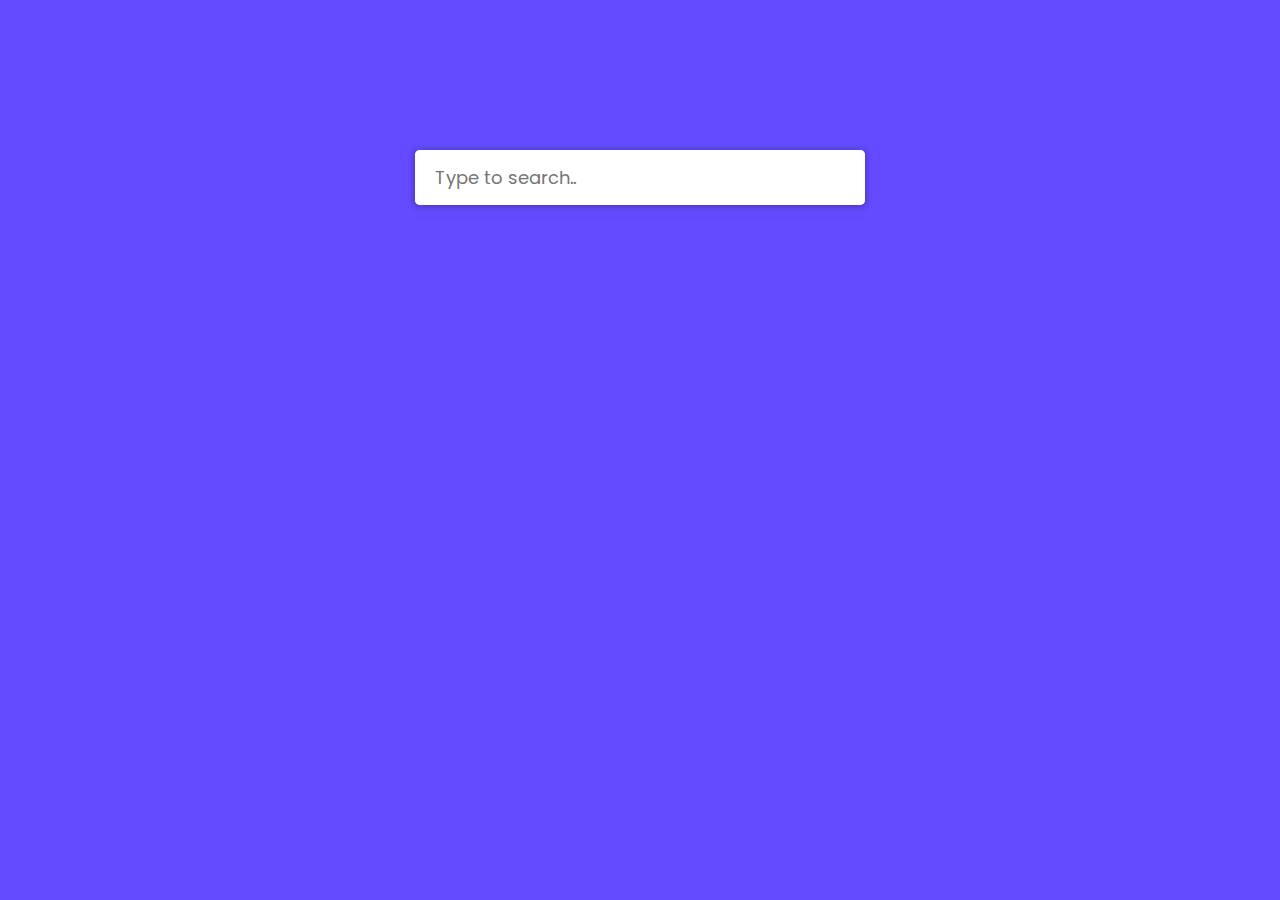
<file: projects/search/main.html>
<!DOCTYPE html>
<!-- Created By CodingNepal - www.codingnepalweb.com -->
<html lang="en" dir="ltr">
  <head>
    <meta charset="utf-8">
    <title>Autocomplete Search Box | CodingNepal</title>
    <link rel="stylesheet" href="/projects/search/style.css">
   <meta name="viewport" content="width=device-width, initial-scale=1.0">
  </head>
  <body>
    <div class="wrapper">
      <div class="search-input">
        <a href="" target="_blank" hidden></a>
        <input type="text" placeholder="Type to search..">
        <div class="autocom-box">
          <!-- here list are inserted from javascript -->
        </div>
        <div class="icon"><i class="fas fa-search"></i></div>
      </div>
    </div>

    <script src="/projects/search/main.js"></script>
    <script src="/projects/search/auto.js"></script>

  </body>
</html>
</file>
<file: style.css>
/* CSS Style Sheet */

/* Font face from The Braille Institute (https://brailleinstitute.org/freefont) */
@font-face {
    font-family: "Atkinson";
    font-weight: 400; /* Regular */
    src: url("/assets/Atkinson-Web-2020/Web Fonts/EOT/Atkinson-Hyperlegible-Regular-102.eot");
    src: url("/assets/Atkinson-Web-2020/Web Fonts/SVG/Atkinson-Hyperlegible-Regular-102.svg")
            format("svg"),
        url("/assets/Atkinson-Web-2020/Web Fonts/TTF/Atkinson-Hyperlegible-Regular-102.ttf")
            format("ttf"),
        url("/assets/Atkinson-Web-2020/Web Fonts/WOFF/Atkinson-Hyperlegible-Regular-102.woff")
            format("woff"),
        url("/assets/Atkinson-Web-2020/Web Fonts/WOFF2/Atkinson-Hyperlegible-Regular-102a.woff2")
            format("woff2");
}

@font-face {
    font-family: "Atkinson";
    font-weight: 300; /* Light */
    src: url("/assets/Atkinson-Web-2020/Web Fonts/EOT/Atkinson-Hyperlegible-Italic-102.eot");
    src: url("/assets/Atkinson-Web-2020/Web Fonts/SVG/Atkinson-Hyperlegible-Italic-102.svg")
            format("svg"),
        url("/assets/Atkinson-Web-2020/Web Fonts/TTF/Atkinson-Hyperlegible-Italic-102.ttf")
            format("ttf"),
        url("/assets/Atkinson-Web-2020/Web Fonts/WOFF/Atkinson-Hyperlegible-Italic-102.woff")
            format("woff"),
        url("/assets/Atkinson-Web-2020/Web Fonts/WOFF2/Atkinson-Hyperlegible-Italic-102a.woff2")
            format("woff2");
}

@font-face {
    font-family: "Atkinson";
    font-weight: 700; /* Bold */
    src: url("/assets/Atkinson-Web-2020/Web Fonts/EOT/Atkinson-Hyperlegible-Bold-102.eot");
    src: url("/assets/Atkinson-Web-2020/Web Fonts/SVG/Atkinson-Hyperlegible-Bold-102.svg")
            format("svg"),
        url("/assets/Atkinson-Web-2020/Web Fonts/TTF/Atkinson-Hyperlegible-Bold-102.ttf")
            format("ttf"),
        url("/assets/Atkinson-Web-2020/Web Fonts/WOFF/Atkinson-Hyperlegible-Bold-102.woff")
            format("woff"),
        url("/assets/Atkinson-Web-2020/Web Fonts/WOFF2/Atkinson-Hyperlegible-Bold-102a.woff2")
            format("woff2");
}

/* Colors */
:root {
    --grey700: #545151;
    --grey500: #8f8b8b;
    --grey200: #D9D9D9;
    --yellow: #F5E257;
    --blue: #609BEE;


    --black: #000000;
    --white: #ffffff;
}

/* Font size */
:root {
    --font-xs: 0.75rem;
    --font-s: 0.875rem;
    --font-m: 1rem;
    --font-l: 1.125rem;
    --font-xl: 1.5rem;
    --text: 1rem;
}

@media screen and (max-width: 500px) {
    :root {
        --text: 1.25rem;
    }
}

/**
 * My stylesheet
 */

/**
 * Root elements
 */

/* Colors */
:root {
    --grey700: #545151;
    --grey500: #8f8b8b;
    --grey200: #D9D9D9;

    --yellow: #F5E257;
    --blue: #609BEE;
    --salmon: #E57B9F;
    --red: #EC5540;
    --sunflower: #F7C974;
    --storm: #A6C2D0;
    --pink: #F7D6D9;
    --citric: #D6F279;

    --black: #000000;
    --white: #ffffff;
}

.red { color: var(--red) }
.blue { color: var(--blue) }
.yellow { color: var(--yellow) }
.salmon { color: var(--salmon) }
.sunflower
.citric { color: var(--citric) }


/* Font size */
:root {
    --font-xs: 0.75rem;
    --font-s: 0.875rem;
    --font-m: 1rem;
    --font-l: 1.125rem;
    --font-xl: 1.5rem;
    --text: 1rem;
}

/* A Modern CSS Reset by Piccalilli Ltd
https://piccalil.li/blog/a-modern-css-reset */

/* Box sizing rules */
*,
*::before,
*::after {
    box-sizing: border-box;
}

/* Remove default margin */
body,
h1,
h2,
h3,
h4,
p,
figure,
blockquote,
dl,
dd {
    margin: 0;
    padding: 0;
}

/* Remove list styles on ul, ol elements with a list role, which suggests default styling will be removed */
ul[role="list"],
ol[role="list"] {
    list-style: none;
}

/* Remove the indentation */

ul, ol {
    padding-inline-start: 2ch;
}

/* Set core root defaults */
html {
    scroll-behavior: smooth;
}

/* Set core body defaults */
body {
    min-height: 100vh;
    text-rendering: optimizeSpeed;
    line-height: 1.5;
}

/* A elements that don't have a class get default styles */
a:not([class]) {
    text-decoration-skip-ink: auto;
}

/* Make images easier to work with */
img,
picture {
    max-width: 100%;
    display: block;
}

/* Inherit fonts for inputs and buttons */
input,
button,
textarea,
select {
    font: inherit;
}

/* Remove all animations and transitions for people that prefer not to see them */
@media (prefers-reduced-motion: reduce) {
    *,
    *::before,
    *::after {
        animation-duration: 0.01ms !important;
        animation-iteration-count: 1 !important;
        transition-duration: 0.01ms !important;
        scroll-behavior: auto !important;
    }
}

/* Body */

body {
    font-family: -apple-system, BlinkMacSystemFont, "Segoe UI", Roboto, Helvetica, Arial, sans-serif, "Apple Color Emoji", "Segoe UI Emoji", "Segoe UI Symbol";
    font-size: var(--font-m);
    padding: 0 16px;
    display: flex;
    flex-direction: column;
    align-items: center;
    justify-content: center;
}

p {
  margin-bottom: 16px;
}

/**
* Links
*/

a {
    color: var(--black);
}
a:visited {
    color: var(--black);
}

@media (hover: hover) { /* To eliminate hover effect on mobile */
	a:hover { background-color: var(--yellow); }
  .header-title:hover { background-color: transparent; }
}

.action-button {
  display: flex;
  justify-content: space-between;
  align-items: center;
  min-height: 32px;
  border-bottom: 1px solid var(--black);
  text-decoration: none;
  color: var(--black);
}

.action-button span {
  margin: 0;
  font-weight: 700;
}

.social-media-list a:hover {
    text-decoration: none;
}
.social-media-list a:hover .username {
    text-decoration: underline;
}
  
/**
* Wrapper
*/

:root {
    --mobile-width: 600px;
    --wrapper-width: 1000px;
}

.wrapper {
    max-width: var(--wrapper-width);
    width: var(--wrapper-width);
}

/* @media screen and (max-width: 800px) {
    .wrapper {
        max-width: -webkit-calc(800px - (30px));
        max-width: calc(800px - (30px));
    }
} */
  

/**
* Header
*/

header {
  display: flex;
  justify-content: center;
  width: 100%;
  margin-top: 24px;
  margin-bottom: 24px;
}

header a {
  text-decoration: none;
}

header .wrapper {
    border-bottom: 1px solid var(--grey200);
}

.header-title {
    font-size: 40px;
    font-weight: 800;
}

header ul {
    margin: 0 0 24px;
    padding: 0;
    display: flex;
    flex-wrap: wrap;
}

header ul li {
    margin: 0 16px 0 0;
    display: flex;
}

header ul li a {
    display: flex;
    align-items: center;
}

header p {
  max-width: 50ch;
  margin-left: auto;
  margin-bottom: 0;
  color: var(--grey500);
  font-size: var(--font-s);
}

/**
 * Welcome section
 */

/* Layout */

.grid-container {
    margin-bottom: 80px;
    display: grid;
    grid-template-columns: 2fr 1fr;
    grid-column-gap: 40px;
    width: 100%;
    max-width: 1000px;
}

@media screen and (max-width: 600px) {
  .grid-container {
      grid-template-columns: 1fr;
      grid-row-gap: 40px;
      margin-bottom: 40px;
  }
}

/* Start of welcome section */

.welcome {
  display: flex;
  flex-direction: column;
  justify-content: space-between;
}

.welcome img {
    display: flex;
    width: 160px;
    height: 160px;
    border-radius: 8px;
    overflow: hidden;
    margin-bottom: 24px;
}

.welcome__subtitle {
    font-size: 1.5rem;
    font-style: italic;
    margin-bottom: 24px;
    color: var(--grey700);
}

.welcome p {
    font-size: 1.25rem;
}

/* End of welcome section */
/* Start of previous jobs section */

.previous-jobs h2 {
    font-size: 1rem;
    font-weight: 700;
    text-transform: uppercase;
    color: var(--grey500);
    line-height: 1;
    margin-bottom: 8px;
}

.previous-jobs div {
    margin: 24px 0 24px;
}

.previous-jobs div:last-child {
    margin: 0;
}

.previous-jobs h3 {
    font-size: 1.25rem;
    line-height: 1;
    text-transform: capitalize;
    margin-bottom: 8px;
}

.previous-jobs p {
  color: var(--grey700);
  font-size: var(--font-m);
  line-height: 1.5;
  margin-bottom: 0;
}

@media screen and (max-width: 600px) {
  .previous-jobs p {
    font-size: 1.25rem;
  }
}

/* End of previous jobs section */

/**
 * Wuwana section
 */

 /* Start of Wuwana section */

.wuwana {
  display: flex;
  min-width: 100vw;
  width: 100vw;
  max-width: 100vw;
  overflow: scroll;
  padding: 0 max(16px, calc(50vw - 500px));
  background-color: var(--yellow);
  border-bottom: 1px solid var(--black);
  /* To hide the scroll bar */
  -ms-overflow-style: none;  /* IE and Edge */
  scrollbar-width: none;  /* Firefox */
}

.wuwana::-webkit-scrollbar {
  display: none;
}

.wuwana .wrapper {
  display: flex;
  padding-top: 40px;
}

.wuwana-section {
  display: flex;
  flex-direction: column;
  min-width: 400px;
  min-height: 400px;
  margin: 0 24px 24px
}

.wuwana-img img {
  border-radius: 8px;
}

.wuwana p {
  font-size: 1.25rem;
}

.wuwana-section:first-child {
  margin-left: 0;
}

.wuwana-section:last-child {
  margin-right: 0;
}

.wuwana-section h3 {
  font-size: 0.85rem;
  font-weight: 700;
  text-transform: uppercase;
  color: var(--black);
  line-height: 1;
  margin-bottom: 8px;
}

.wuwana .vr {
  border-right: 1px solid var(--black);
}

.wuwana li {
  font-size: 1rem;
  margin-block-end: 16px;
}

@media screen and (max-width: 600px) {
 .wuwana-section {
      width: 80vw;
      min-width: 80vw;
      max-width: 80vw;
      margin: 0 16px 24px;
 }
}
/* End of Wuwana section */

/**
 * Start of education section
 */

.education {
  width: 100%;
  max-width: 100%;
  display: flex;
  justify-content: center;
}

.education-text img {
  max-width: 60%;
}

.education .wrapper {
  max-width: calc(100vw - 32px);
}

.education-content {
  margin-block-start: 16px;
  display: flex;
}

.education-content:last-child {
  margin-block-end: 24px;
}

.education-line {
  display: flex;
  flex-direction: column;
  align-items: center;
}

.education-line img {
  max-width: 24px;
  max-height: 24px;
  margin-block-end: 16px;
  border-radius: 4px;
}

.education-line svg {
  margin-block-end: 16px;
}

.education-line .line {
  background: linear-gradient(var(--grey200), var(--grey700));
  width: 4px;
  border-radius: 4px;
  height: 100%
}

.education-text {
  margin-left: 12px;
}


.education-text h3 {
  line-height: 1.4;
  margin-bottom: 12px;
}

.education-text h2 {
  font-size: 40px;
  font-weight: 500;
  line-height: 1.2;
  letter-spacing: -0.03em;
  margin-bottom: 24px;
  max-width: 75%;
}

.education-text h2 em {
  font-style: normal;
}

.education-text h3 em {
  font-style: normal;
  color: var(--grey500);
}

.education-content .action-button span {
  margin-right: 16px;
}

.education-cards {
  display: grid;
  grid-template-columns: repeat(auto-fill, minmax(230px, 1fr));
  grid-gap: 16px;
  align-content: stretch;
  margin-bottom: 24px;
}

.education-card {
  display: flex;
  flex-direction: column;
  justify-content: space-between;
  width: 100%;
  max-width: 320px;
  border: 1px solid var(--grey200);
  border-radius: 8px;
  padding: 16px;
}

.education-card p {
  font-size: 20px;
}

/* .education-card p:last-child {
  margin-bottom: 0;
} */

.education-card .action-button {
  justify-content: flex-start;
  width: fit-content;
}

.education-card h3 {
  color: var(--grey700);
  font-weight: 400;
  text-transform: uppercase;
}

.education-card ul {
  margin: 0;
}

.education-instructors {
  justify-content: flex-start;
}

.education-instructors-text {
  font-size: 1rem;
  font-weight: 400;
  line-height: 1.2;
  margin-bottom: 40px;
}

.education-instructor {
  display: flex;
  justify-content: center;
  text-decoration: none;
  margin-block-end: 16px;
}

.education-instructor:hover {
  background-color: var(--white)
}

.education-instructor:last-child {
  margin-block-end: 0;
}

.education-instructor img {
  max-width: 80px;
  max-height: 80px;
  margin-inline-end: 16px;
  border-radius: 8px;
}

.education-instructor h4 {
  font-size: 1.5rem;
  font-weight: 500;
  line-height: 1;
  margin-block-end: 8px;
}

.education-instructor p {
  font-size: 1rem;
  line-height: 1;
  color: var(--grey500);
}

.education-awards p {
  color: var(--grey500);
  margin-bottom: 16px;
  line-height: 1.2;
}

.education-awards p em {
  color: var(--black);
  text-transform: uppercase;
  font-style: normal;
}

.education-awards p:last-child {
  margin-bottom: 0;
}

.education-highlights {
  display: flex;
  flex-direction: column;
  margin-bottom: 40px;
}

.education-highlights h3 {
  font-size: 1.5rem;
  font-weight: 500;
  color: var(--grey700);
}

.education-capsule {
  background-color: var(--white);
  display: flex;
  align-items: flex-start;
  width: fit-content;
  text-decoration: none;
  margin-bottom: 16px;
}

.education-capsule:hover {
  background-color: var(--white);
}

.education-capsule img {
  border-radius: 50%;
  max-width: 48px;
  max-height: 48px;
  margin-right: 12px;
}

.education-capsule p {
  margin: 0;
  margin-right: 4px;
  color: var(--black);
  font-weight: 500;
  line-height: 1.25;
  font-size: 1rem;
}

.education-capsule p span {
  color: var(--grey700);
}

@media screen and (max-width: 600px) {
  .education-text img {
    max-width: 100%;
  }

  .education-text {
    max-width: 100%;
  }
  .education-text h2 {
    font-size: 28px;
    font-weight: 500;
    max-width: 100%;
    margin-bottom: 16px;
    max-width: 100%;
  }
  .education-text h3 {
    font-size: 1.25rem;
    max-width: 100%;
  }
  .education-cards {
    flex-direction: column;
  }

  .education-highlights h3 {
    font-size: 1.5rem;
  }

  .education-capsule img {
    max-width: 40px;
    max-height: 40px;
  }
}


/**
 * Footer
 */

footer {
  display: flex;
  justify-content: center;
  width: 100%;
  max-width: 100%;
}

footer .wrapper {
  border-top: 1px solid var(--grey200);
  max-width: 100%;
}

footer a {
  text-decoration: none;
}

footer ul {
  margin: 40px 0 32px;
  padding: 0;
  display: flex;
  flex-wrap: wrap;
  justify-content: space-around;
}

footer ul {
  display: grid;
  grid-template-columns: 1fr 1fr 1fr;
}

footer ul li {
  display: flex;
  justify-content: center;
}

footer ul li a {
  display: flex;
  align-items: center;
}
</file>
<file: projects/search/style.css>
@import url('https://fonts.googleapis.com/css2?family=Poppins:wght@200;300;400;500;600;700&display=swap');
*{
  margin: 0;
  padding: 0;
  box-sizing: border-box;
  font-family: 'Poppins', sans-serif;
}

body{
  background: #644bff;
  padding: 0 20px;
}

::selection{
  color: #fff;
  background: #664AFF;
}

.wrapper{
  max-width: 450px;
  margin: 150px auto;
}

.wrapper .search-input{
  background: #fff;
  width: 100%;
  border-radius: 5px;
  position: relative;
  box-shadow: 0px 1px 5px 3px rgba(0,0,0,0.12);
}

.search-input input{
  height: 55px;
  width: 100%;
  outline: none;
  border: none;
  border-radius: 5px;
  padding: 0 60px 0 20px;
  font-size: 18px;
  box-shadow: 0px 1px 5px rgba(0,0,0,0.1);
}

.search-input.active input{
  border-radius: 5px 5px 0 0;
}

.search-input .autocom-box{
  padding: 0;
  opacity: 0;
  pointer-events: none;
  max-height: 280px;
  overflow-y: auto;
}

.search-input.active .autocom-box{
  padding: 10px 8px;
  opacity: 1;
  pointer-events: auto;
}

.autocom-box li{
  list-style: none;
  padding: 8px 12px;
  /* display: none; */
  width: 100%;
  cursor: default;
  border-radius: 3px;
}

.search-input.active .autocom-box li{
  display: block;
}
.autocom-box li:hover{
  background: #efefef;
}

.search-input .icon{
  position: absolute;
  right: 0px;
  top: 0px;
  height: 55px;
  width: 55px;
  text-align: center;
  line-height: 55px;
  font-size: 20px;
  color: #644bff;
  cursor: pointer;
}
</file>
